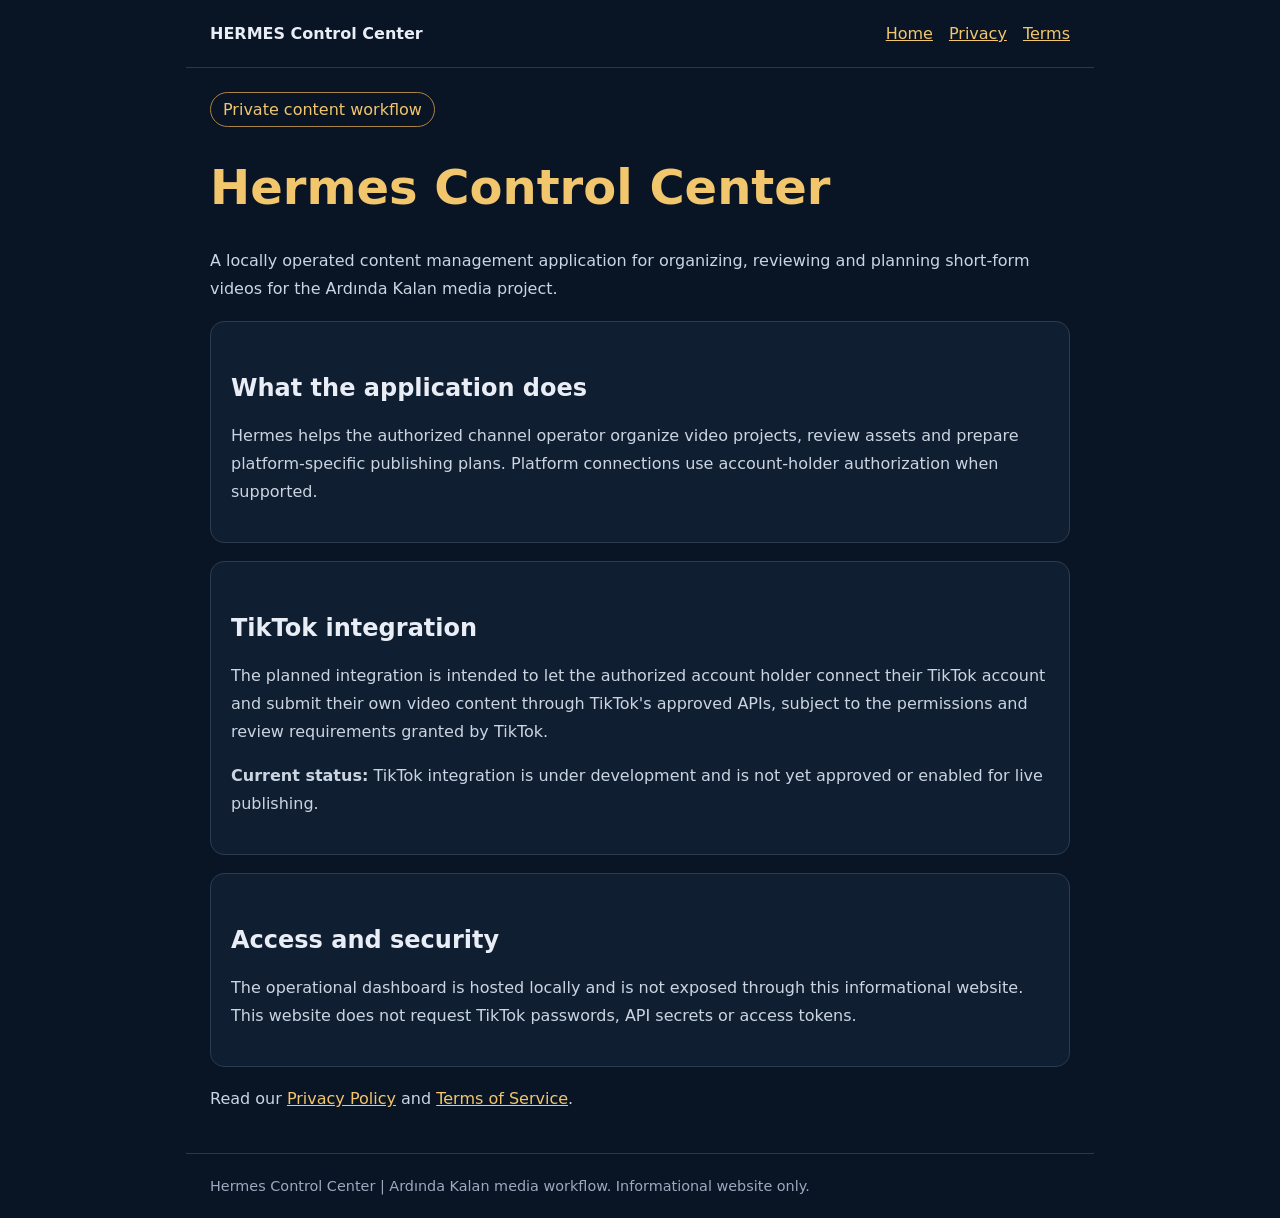
<file: index.html>
<!doctype html><html lang="en"><head><meta charset="utf-8"><meta name="viewport" content="width=device-width,initial-scale=1"><title>Hermes Control Center | Content Management</title><link rel="stylesheet" href="style.css"></head><body><header><strong>HERMES Control Center</strong><nav><a href="index.html">Home</a><a href="privacy.html">Privacy</a><a href="terms.html">Terms</a></nav></header><main><span class="pill">Private content workflow</span><h1>Hermes Control Center</h1><p>A locally operated content management application for organizing, reviewing and planning short-form videos for the Ardında Kalan media project.</p><div class="card"><h2>What the application does</h2><p>Hermes helps the authorized channel operator organize video projects, review assets and prepare platform-specific publishing plans. Platform connections use account-holder authorization when supported.</p></div><div class="card"><h2>TikTok integration</h2><p>The planned integration is intended to let the authorized account holder connect their TikTok account and submit their own video content through TikTok's approved APIs, subject to the permissions and review requirements granted by TikTok.</p><p><strong>Current status:</strong> TikTok integration is under development and is not yet approved or enabled for live publishing.</p></div><div class="card"><h2>Access and security</h2><p>The operational dashboard is hosted locally and is not exposed through this informational website. This website does not request TikTok passwords, API secrets or access tokens.</p></div><p>Read our <a href="privacy.html">Privacy Policy</a> and <a href="terms.html">Terms of Service</a>.</p></main><footer>Hermes Control Center | Ardında Kalan media workflow. Informational website only.</footer></body></html>
</file>
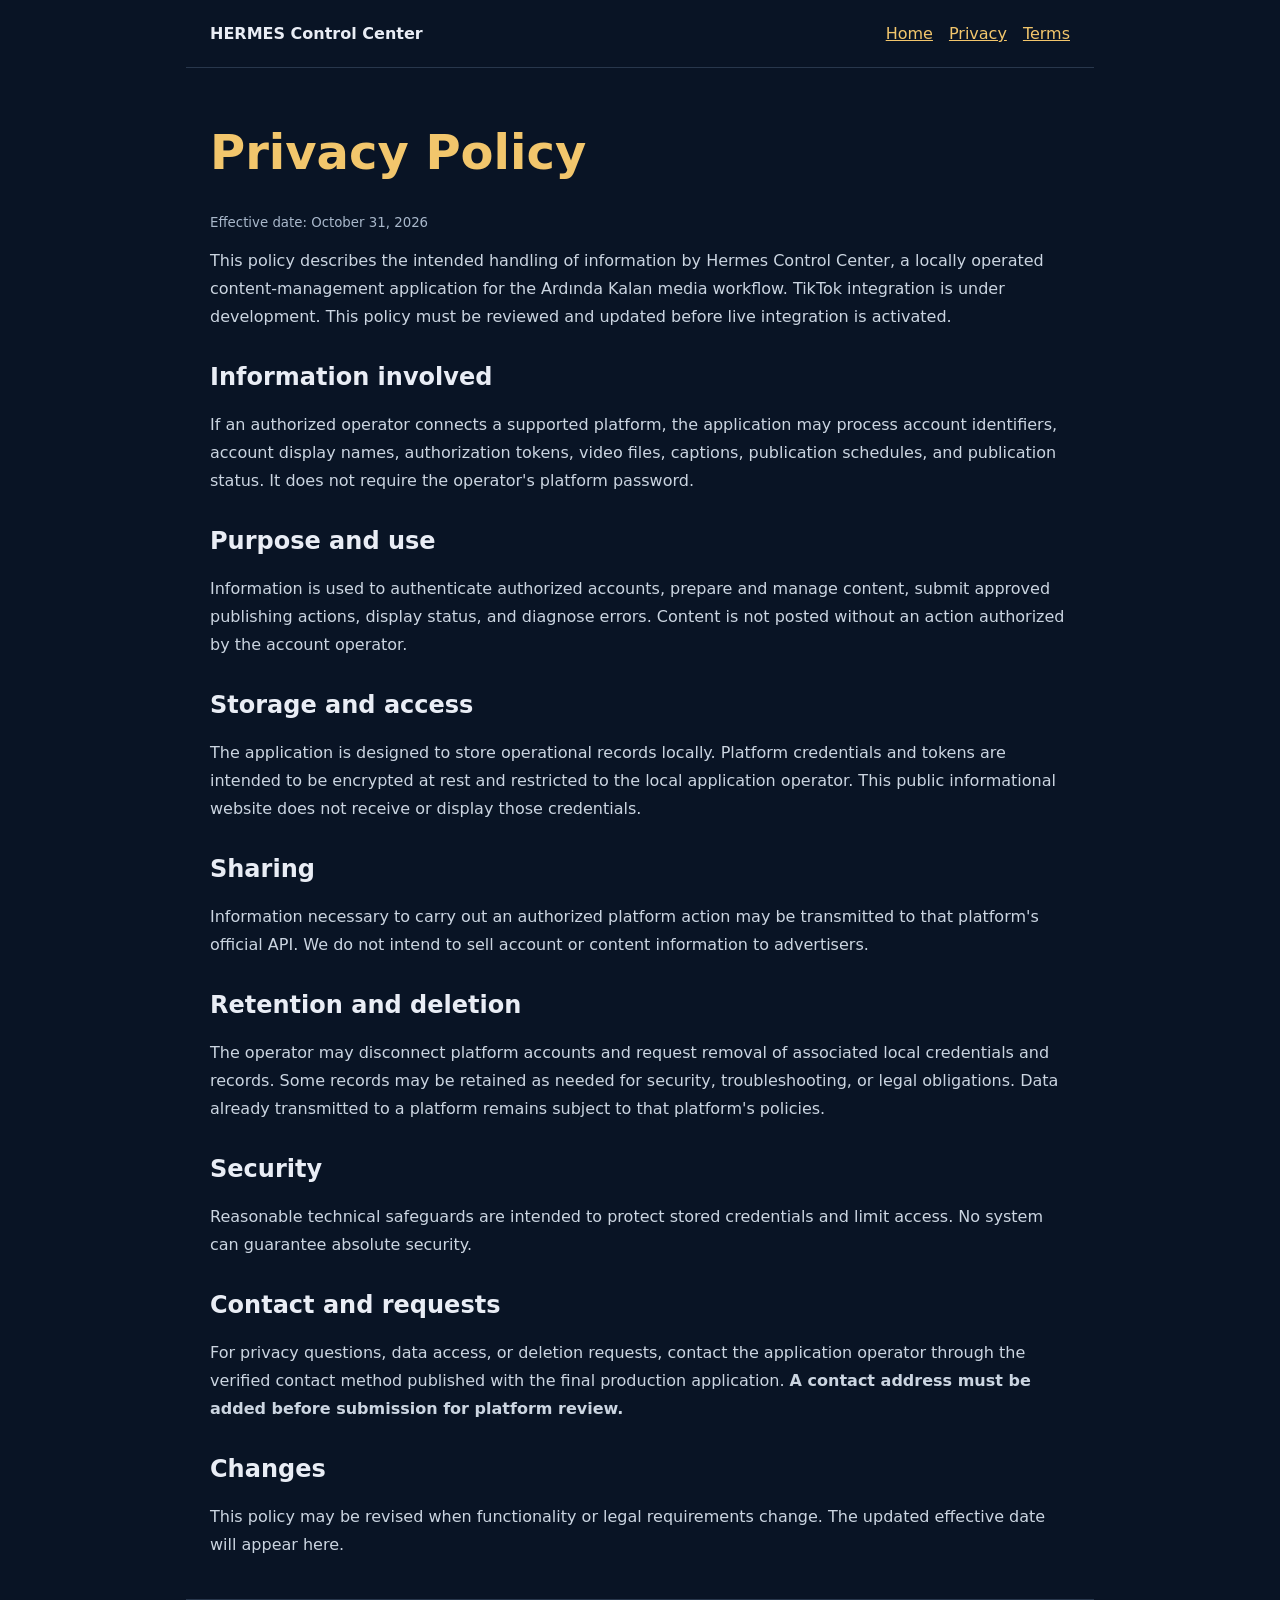
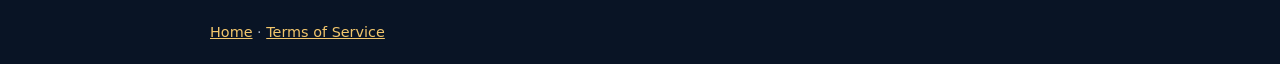
<file: privacy.html>
<!doctype html><html lang="en"><head><meta charset="utf-8"><meta name="viewport" content="width=device-width,initial-scale=1"><title>Privacy Policy | Hermes Control Center</title><link rel="stylesheet" href="style.css"></head><body><header><strong>HERMES Control Center</strong><nav><a href="index.html">Home</a><a href="privacy.html">Privacy</a><a href="terms.html">Terms</a></nav></header><main><h1>Privacy Policy</h1><small>Effective date: October 31, 2026</small><p>This policy describes the intended handling of information by Hermes Control Center, a locally operated content-management application for the Ardında Kalan media workflow. TikTok integration is under development. This policy must be reviewed and updated before live integration is activated.</p><h2>Information involved</h2><p>If an authorized operator connects a supported platform, the application may process account identifiers, account display names, authorization tokens, video files, captions, publication schedules, and publication status. It does not require the operator's platform password.</p><h2>Purpose and use</h2><p>Information is used to authenticate authorized accounts, prepare and manage content, submit approved publishing actions, display status, and diagnose errors. Content is not posted without an action authorized by the account operator.</p><h2>Storage and access</h2><p>The application is designed to store operational records locally. Platform credentials and tokens are intended to be encrypted at rest and restricted to the local application operator. This public informational website does not receive or display those credentials.</p><h2>Sharing</h2><p>Information necessary to carry out an authorized platform action may be transmitted to that platform's official API. We do not intend to sell account or content information to advertisers.</p><h2>Retention and deletion</h2><p>The operator may disconnect platform accounts and request removal of associated local credentials and records. Some records may be retained as needed for security, troubleshooting, or legal obligations. Data already transmitted to a platform remains subject to that platform's policies.</p><h2>Security</h2><p>Reasonable technical safeguards are intended to protect stored credentials and limit access. No system can guarantee absolute security.</p><h2>Contact and requests</h2><p>For privacy questions, data access, or deletion requests, contact the application operator through the verified contact method published with the final production application. <strong>A contact address must be added before submission for platform review.</strong></p><h2>Changes</h2><p>This policy may be revised when functionality or legal requirements change. The updated effective date will appear here.</p></main><footer><a href="index.html">Home</a> · <a href="terms.html">Terms of Service</a></footer></body></html>
</file>
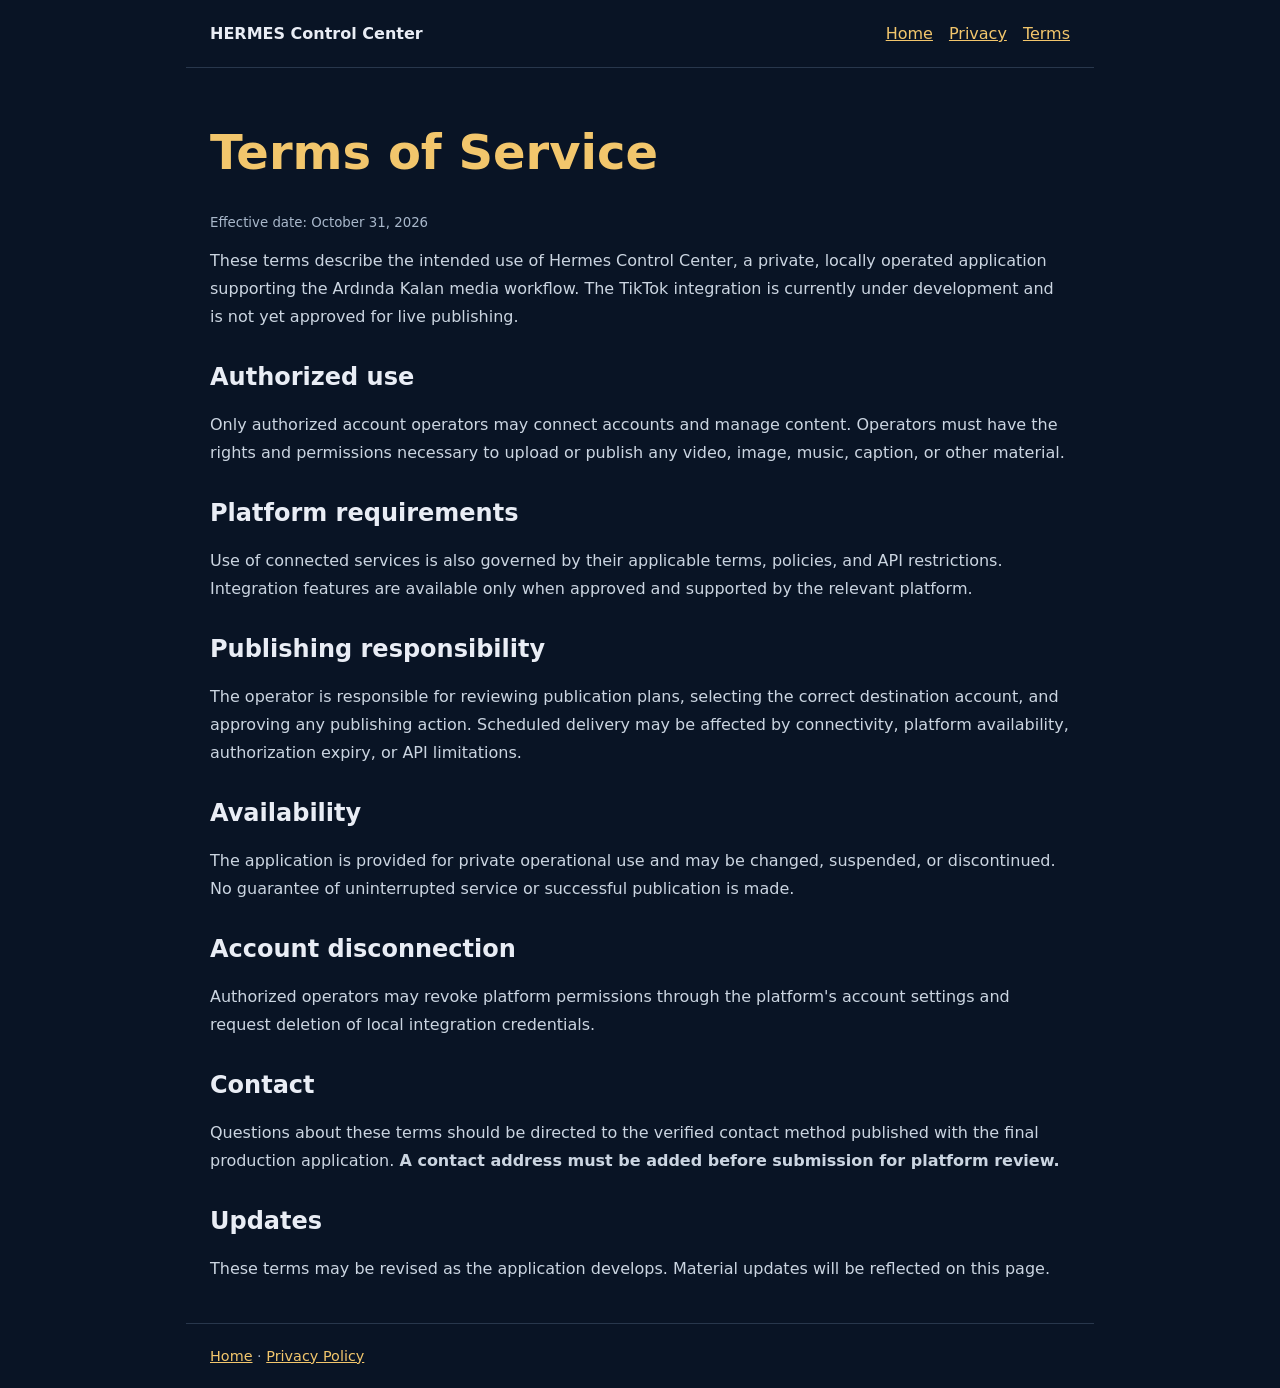
<file: terms.html>
<!doctype html><html lang="en"><head><meta charset="utf-8"><meta name="viewport" content="width=device-width,initial-scale=1"><title>Terms of Service | Hermes Control Center</title><link rel="stylesheet" href="style.css"></head><body><header><strong>HERMES Control Center</strong><nav><a href="index.html">Home</a><a href="privacy.html">Privacy</a><a href="terms.html">Terms</a></nav></header><main><h1>Terms of Service</h1><small>Effective date: October 31, 2026</small><p>These terms describe the intended use of Hermes Control Center, a private, locally operated application supporting the Ardında Kalan media workflow. The TikTok integration is currently under development and is not yet approved for live publishing.</p><h2>Authorized use</h2><p>Only authorized account operators may connect accounts and manage content. Operators must have the rights and permissions necessary to upload or publish any video, image, music, caption, or other material.</p><h2>Platform requirements</h2><p>Use of connected services is also governed by their applicable terms, policies, and API restrictions. Integration features are available only when approved and supported by the relevant platform.</p><h2>Publishing responsibility</h2><p>The operator is responsible for reviewing publication plans, selecting the correct destination account, and approving any publishing action. Scheduled delivery may be affected by connectivity, platform availability, authorization expiry, or API limitations.</p><h2>Availability</h2><p>The application is provided for private operational use and may be changed, suspended, or discontinued. No guarantee of uninterrupted service or successful publication is made.</p><h2>Account disconnection</h2><p>Authorized operators may revoke platform permissions through the platform's account settings and request deletion of local integration credentials.</p><h2>Contact</h2><p>Questions about these terms should be directed to the verified contact method published with the final production application. <strong>A contact address must be added before submission for platform review.</strong></p><h2>Updates</h2><p>These terms may be revised as the application develops. Material updates will be reflected on this page.</p></main><footer><a href="index.html">Home</a> · <a href="privacy.html">Privacy Policy</a></footer></body></html>
</file>
<file: style.css>
:root{color-scheme:dark;font-family:system-ui,-apple-system,Segoe UI,sans-serif;background:#091425;color:#e9edf5}body{margin:0}header,main,footer{max-width:860px;margin:auto;padding:24px}header{display:flex;justify-content:space-between;gap:20px;align-items:center;border-bottom:1px solid #28374c}a{color:#f2c66c}nav{display:flex;gap:16px;flex-wrap:wrap}h1{font-size:clamp(2rem,5vw,3rem);color:#f2c66c}h2{margin-top:2rem}p,li{line-height:1.75;color:#cbd5e1}.pill{display:inline-block;border:1px solid #aa8545;border-radius:999px;padding:7px 12px;color:#f2c66c}.card{border:1px solid #2b3b50;background:#101e32;padding:20px;border-radius:14px;margin:18px 0}footer{border-top:1px solid #28374c;color:#9daabd;font-size:.9rem}small{color:#a9b8cb}
</file>
